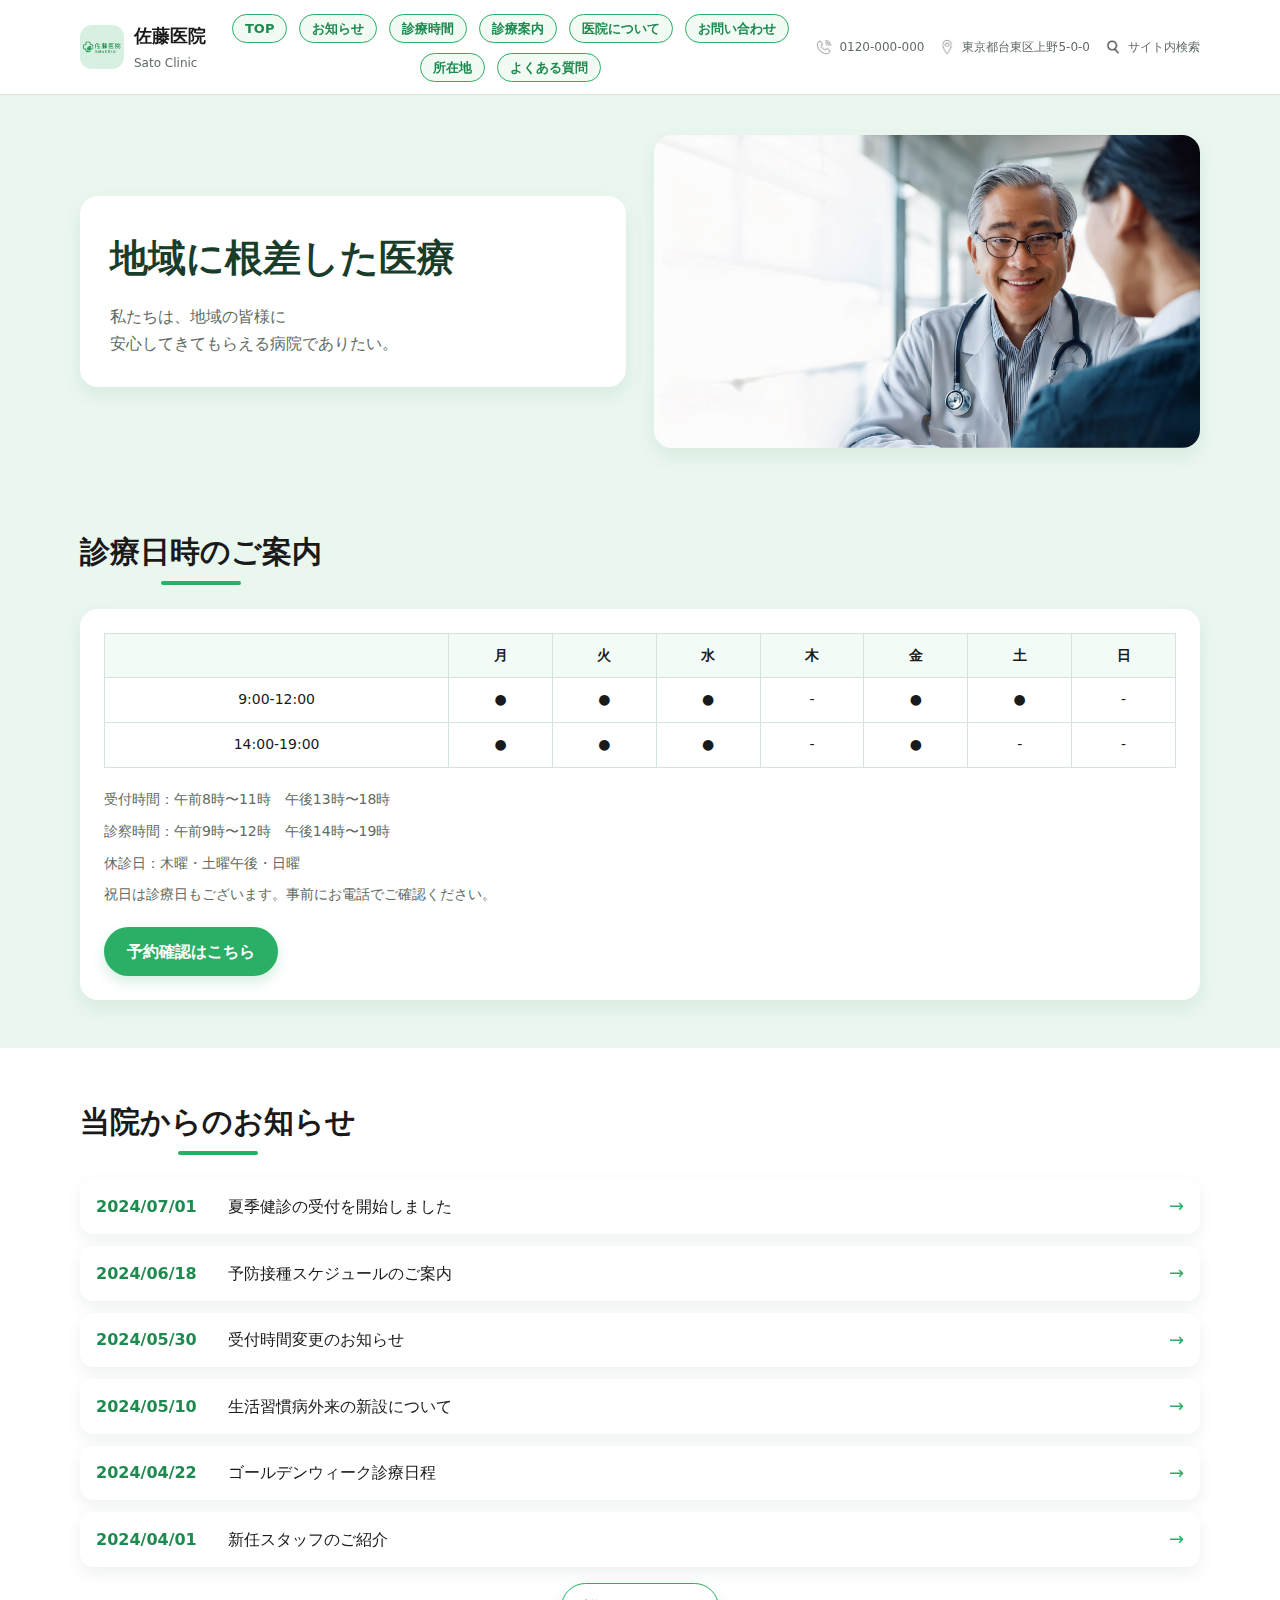
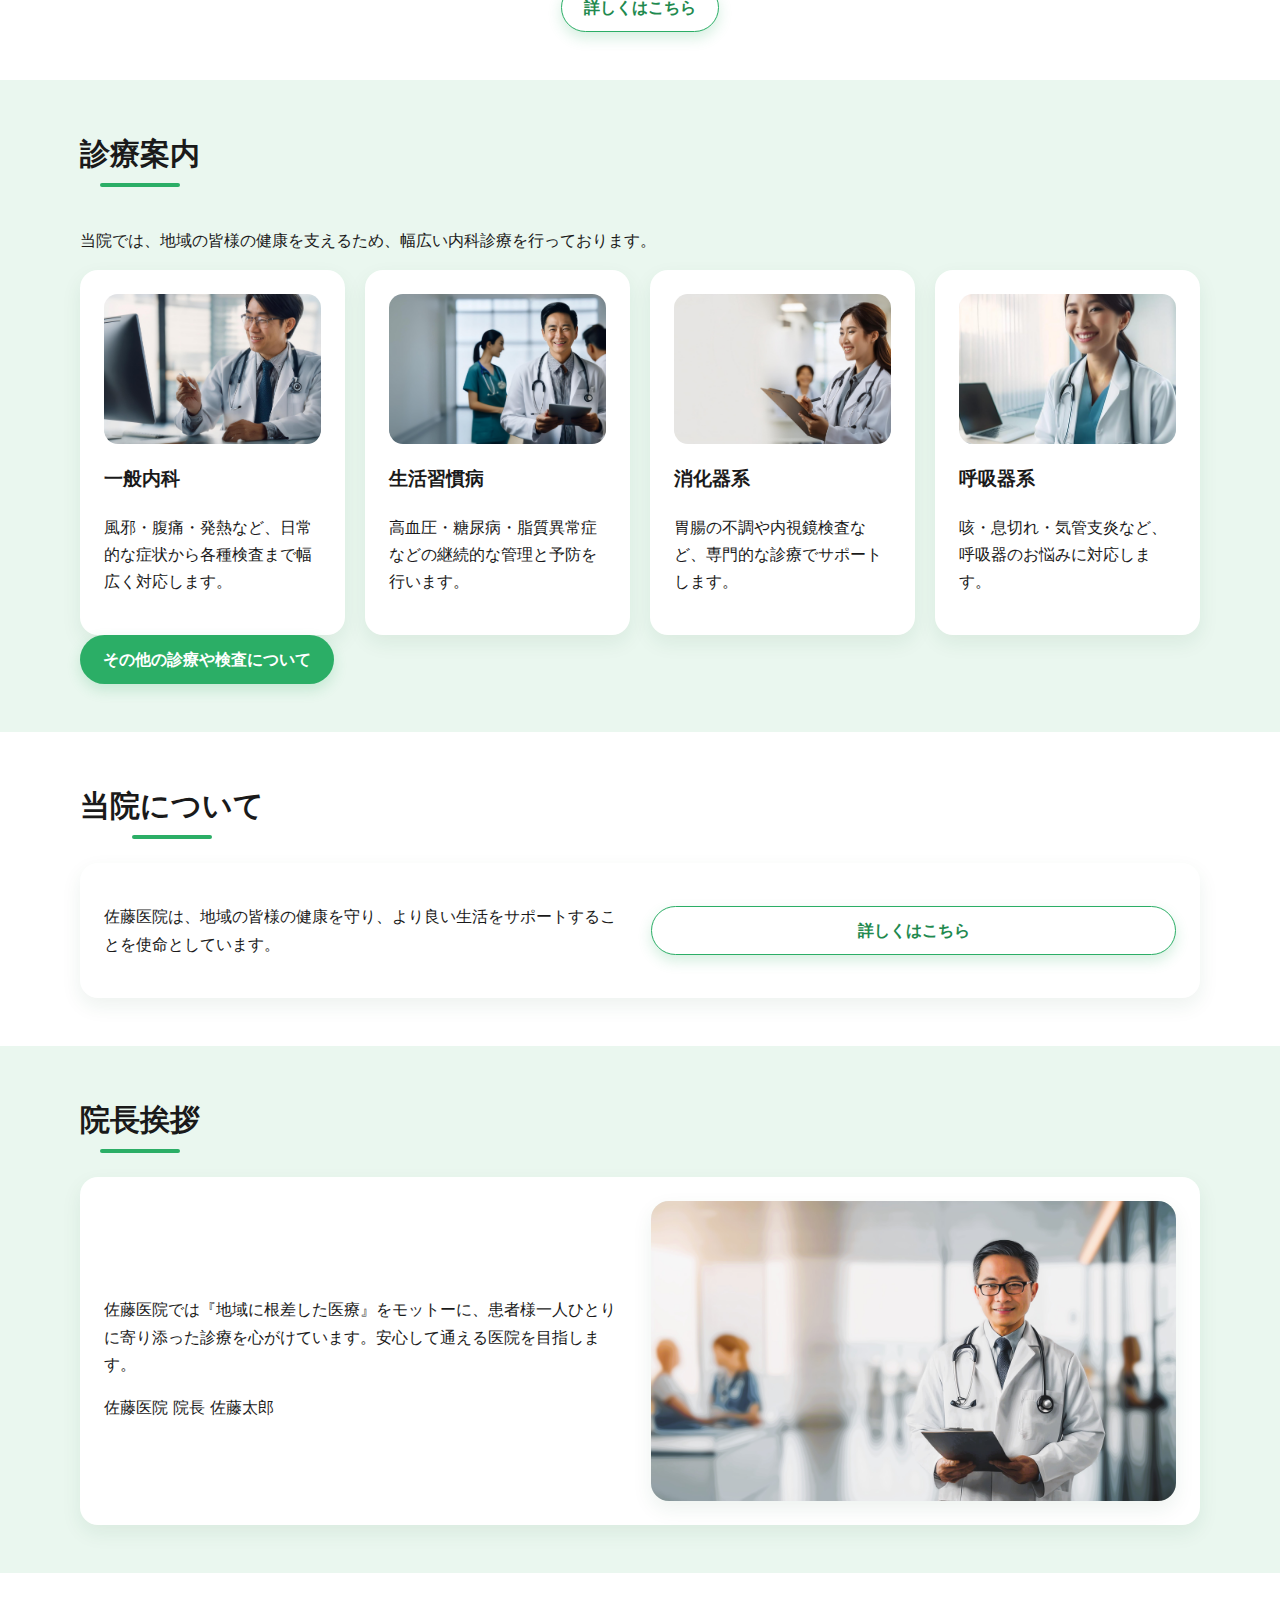
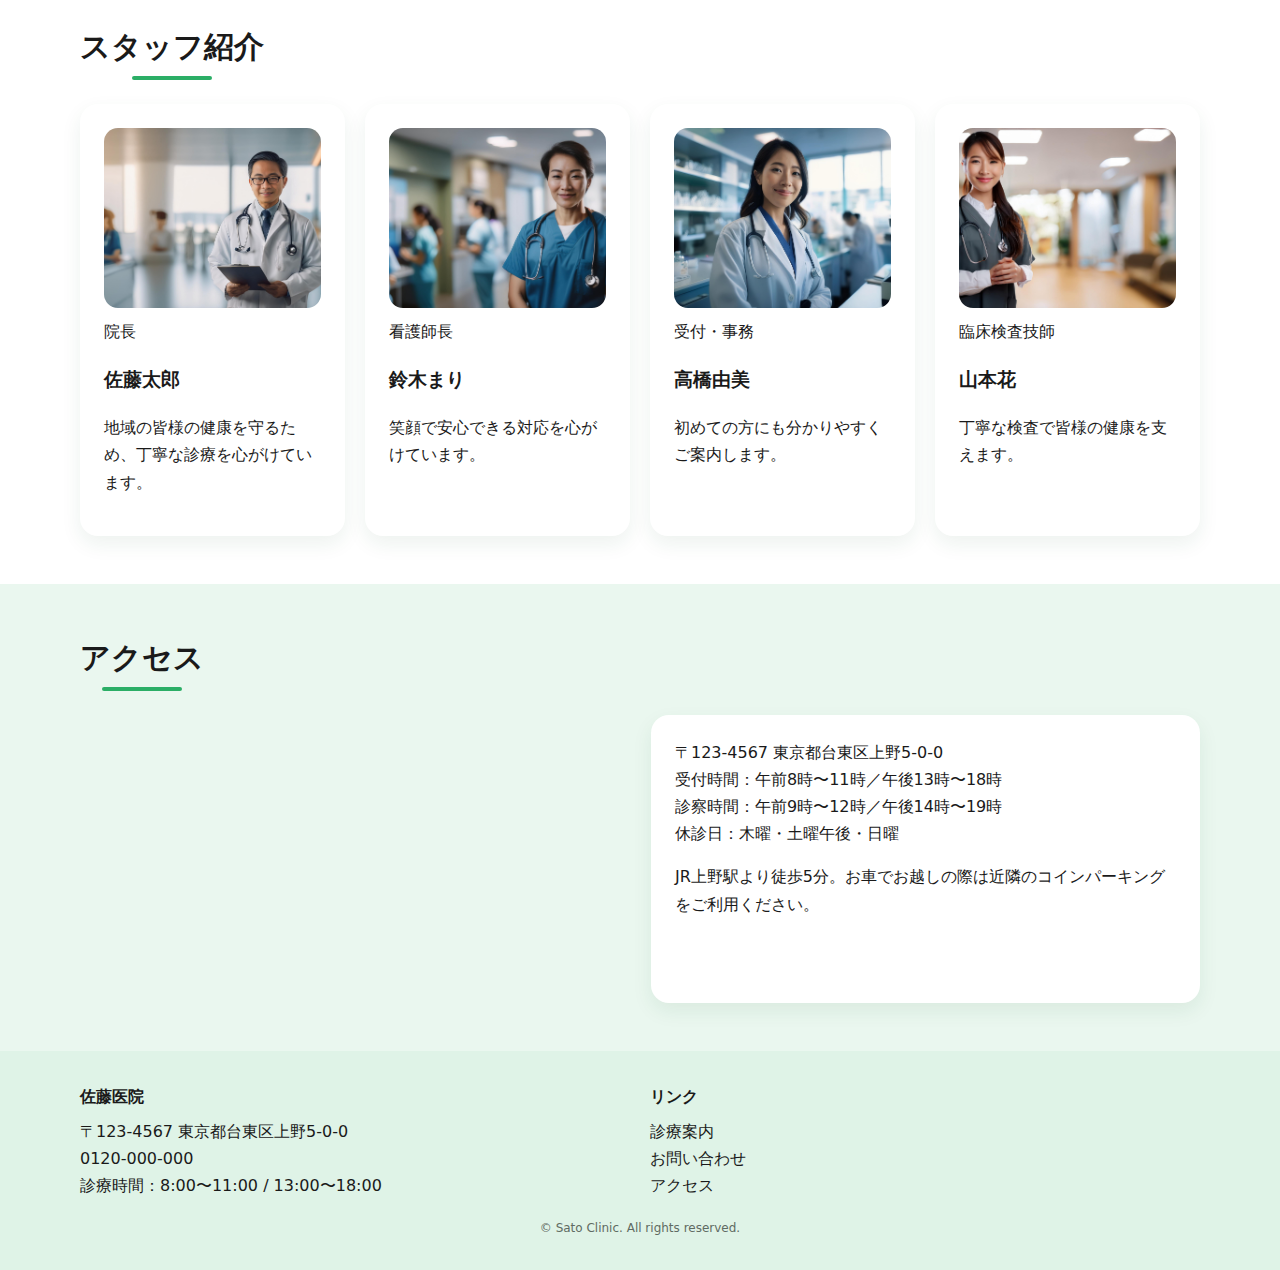
<file: index/index1.html>
<!doctype html>
<html lang="ja">

<head>
    <meta charset="utf-8" />
    <meta name="viewport" content="width=device-width,initial-scale=1" />
    <title>佐藤医院 | トップ</title>
    <style>
        :root {
            --green-100: #eaf7ef;
            --green-200: #d7f0e2;
            --green-500: #2bae66;
            --green-700: #1f8a4f;
            --text: #1a1a1a;
            --muted: #5f6b63;
            --white: #ffffff;
            --card: #f7fbf8;
            --shadow: 0 8px 20px rgba(25, 85, 55, 0.08);
            --radius: 18px;
            --container: 1120px;
        }

        * {
            box-sizing: border-box;
        }

        body {
            margin: 0;
            font-family: "Noto Sans JP", system-ui, -apple-system, sans-serif;
            color: var(--text);
            background: var(--white);
            line-height: 1.7;
        }

        img {
            max-width: 100%;
            display: block;
        }

        a {
            color: inherit;
            text-decoration: none;
        }

        .container {
            width: min(var(--container), calc(100% - 32px));
            margin: 0 auto;
        }

        .page {
            background: var(--white);
        }

        .header {
            position: sticky;
            top: 0;
            z-index: 50;
            background: rgba(255, 255, 255, 0.95);
            backdrop-filter: blur(6px);
            border-bottom: 1px solid #d7e9dd;
        }

        .header__inner {
            display: grid;
            grid-template-columns: auto 1fr auto;
            align-items: center;
            gap: 20px;
            padding: 14px 0;
        }

        .brand {
            display: flex;
            align-items: center;
            gap: 10px;
        }

        .brand__logo {
            width: 44px;
            height: 44px;
            border-radius: 12px;
            background: var(--green-200);
            display: grid;
            place-items: center;
            overflow: hidden;
        }

        .brand__text {
            display: grid;
            gap: 2px;
        }

        .brand__name {
            font-weight: 700;
            font-size: 18px;
        }

        .brand__sub {
            font-size: 12px;
            color: var(--muted);
        }

        .nav {
            justify-self: center;
        }

        .nav__list {
            list-style: none;
            margin: 0;
            padding: 0;
            display: flex;
            gap: 12px;
            flex-wrap: wrap;
            justify-content: center;
        }

        .nav__link {
            font-size: 13px;
            font-weight: 600;
            padding: 6px 12px;
            border-radius: 999px;
            border: 1px solid var(--green-500);
            color: var(--green-700);
            background: #f1fbf4;
            transition: all 0.2s ease;
        }

        .nav__link:hover,
        .nav__link:focus {
            background: var(--green-500);
            color: #fff;
        }

        .header__icons {
            display: flex;
            align-items: center;
            gap: 14px;
            flex-wrap: wrap;
            justify-content: flex-end;
        }

        .header__icon {
            display: flex;
            align-items: center;
            gap: 6px;
            font-size: 12px;
            color: var(--muted);
        }

        .header__icon img {
            width: 18px;
            height: 18px;
        }

        .hero {
            background: var(--green-100);
            padding: 40px 0 30px;
        }

        .hero__grid {
            display: grid;
            grid-template-columns: repeat(2, 1fr);
            gap: 28px;
            align-items: center;
        }

        .hero__content {
            background: var(--white);
            padding: 30px;
            border-radius: var(--radius);
            box-shadow: var(--shadow);
        }

        .hero__title {
            font-size: clamp(26px, 4vw, 38px);
            margin: 0 0 12px;
            color: #1a3c2a;
        }

        .hero__subtitle {
            margin: 0;
            color: var(--muted);
        }

        .hero__image {
            border-radius: var(--radius);
            overflow: hidden;
            box-shadow: var(--shadow);
            background: #dff0e6;
            min-height: 260px;
        }

        .section {
            padding: 48px 0;
        }

        .section--light {
            background: var(--green-100);
        }

        .section__title {
            text-align: center;
            font-size: clamp(22px, 3vw, 30px);
            margin: 0 auto 24px;
            position: relative;
            display: inline-block;
            padding-bottom: 8px;
        }

        .section__title::after {
            content: "";
            position: absolute;
            left: 50%;
            transform: translateX(-50%);
            bottom: 0;
            width: 80px;
            height: 4px;
            border-radius: 999px;
            background: var(--green-500);
        }

        .card {
            background: var(--white);
            border-radius: var(--radius);
            box-shadow: var(--shadow);
            padding: 24px;
        }

        .button {
            display: inline-flex;
            align-items: center;
            justify-content: center;
            gap: 6px;
            padding: 10px 22px;
            border-radius: 999px;
            background: var(--green-500);
            color: #fff;
            font-weight: 600;
            box-shadow: 0 6px 14px rgba(43, 174, 102, 0.2);
            border: 1px solid transparent;
            transition: transform 0.2s ease, background 0.2s ease;
        }

        .button--ghost {
            background: #fff;
            color: var(--green-700);
            border-color: var(--green-500);
        }

        .button:hover,
        .button:focus {
            transform: translateY(-2px);
            background: var(--green-700);
            color: #fff;
        }

        .schedule {
            display: grid;
            gap: 20px;
        }

        .schedule__table {
            width: 100%;
            border-collapse: collapse;
            font-size: 14px;
        }

        .schedule__table th,
        .schedule__table td {
            border: 1px solid #d3e5da;
            padding: 10px 8px;
            text-align: center;
        }

        .schedule__table th {
            background: #f2fbf5;
            font-weight: 600;
        }

        .schedule__note {
            color: var(--muted);
            font-size: 14px;
            display: grid;
            gap: 8px;
        }

        .news__list {
            display: grid;
            gap: 12px;
        }

        .news__item {
            display: grid;
            grid-template-columns: 120px 1fr auto;
            gap: 12px;
            align-items: center;
            background: rgba(255, 255, 255, 0.85);
            padding: 12px 16px;
            border-radius: 14px;
            backdrop-filter: blur(6px);
            box-shadow: 0 6px 16px rgba(25, 85, 55, 0.08);
        }

        .news__date {
            font-weight: 600;
            color: var(--green-700);
        }

        .news__arrow {
            color: var(--green-500);
            font-size: 18px;
        }

        .services__grid {
            display: grid;
            grid-template-columns: repeat(auto-fit, minmax(220px, 1fr));
            gap: 20px;
        }

        .services__card img {
            border-radius: 14px;
            margin-bottom: 12px;
            height: 150px;
            width: 100%;
            object-fit: cover;
        }

        .about__content,
        .director__grid {
            display: grid;
            gap: 22px;
            grid-template-columns: repeat(auto-fit, minmax(280px, 1fr));
            align-items: center;
        }

        .director__image {
            border-radius: var(--radius);
            overflow: hidden;
            box-shadow: var(--shadow);
            background: #edf7f1;
        }

        .staff__grid {
            display: grid;
            grid-template-columns: repeat(auto-fit, minmax(220px, 1fr));
            gap: 20px;
        }

        .staff__card img {
            border-radius: 14px;
            margin-bottom: 10px;
            height: 180px;
            width: 100%;
            object-fit: cover;
        }

        .access__grid {
            display: grid;
            gap: 22px;
            grid-template-columns: repeat(auto-fit, minmax(280px, 1fr));
        }

        .access__map iframe,
        .access__map img {
            width: 100%;
            height: 280px;
            border: 0;
            border-radius: var(--radius);
        }

        .footer {
            background: #dff3e7;
            padding: 32px 0;
        }

        .footer__grid {
            display: grid;
            gap: 20px;
            grid-template-columns: repeat(auto-fit, minmax(220px, 1fr));
            align-items: start;
        }

        .footer__title {
            font-weight: 700;
            margin-bottom: 8px;
        }

        .footer__copy {
            text-align: center;
            margin-top: 18px;
            color: var(--muted);
            font-size: 12px;
        }

        .text-center {
            text-align: center;
            margin-top: 16px;
        }

        @media (max-width: 900px) {
            .header__inner {
                grid-template-columns: 1fr;
                justify-items: center;
            }

            .header__icons {
                justify-content: center;
            }

            .hero__grid {
                grid-template-columns: 1fr;
            }

            .news__item {
                grid-template-columns: 1fr;
                text-align: left;
            }

            .news__arrow {
                justify-self: flex-end;
            }
        }
    </style>
</head>

<body>
    <div id="app" class="page"></div>

    <script>
        window.__PAGE_DATA__ = {
            header: {
                logo: {
                    name: "佐藤医院",
                    en: "Sato Clinic",
                    image: "image/logo.png"
                },
                nav: [
                    { label: "TOP", href: "#top" },
                    { label: "お知らせ", href: "#news" },
                    { label: "診療時間", href: "#schedule" },
                    { label: "診療案内", href: "#services" },
                    { label: "医院について", href: "#about" },
                    { label: "お問い合わせ", href: "#contact" },
                    { label: "所在地", href: "#access" },
                    { label: "よくある質問", href: "FAQ.html" }
                ],
                icons: [
                    { label: "TEL", value: "0120-000-000", href: "tel:0120000000", icon: "image/telephone_10764.png" },
                    { label: "住所", value: "東京都台東区上野5-0-0", href: "#access", icon: "image/icon.png" },
                    { label: "検索", value: "サイト内検索", href: "#", icon: "image/検索アイコン.png" }
                ]
            },
            hero: {
                title: "地域に根差した医療",
                subtitle: "私たちは、地域の皆様に\n安心してきてもらえる病院でありたい。",
                image: { src: "image/firstView.jpg", alt: "笑顔の院長" }
            },
            schedule: {
                title: "診療日時のご案内",
                table: {
                    days: ["", "月", "火", "水", "木", "金", "土", "日"],
                    slots: [
                        { label: "9:00-12:00", marks: ["●", "●", "●", "-", "●", "●", "-"] },
                        { label: "14:00-19:00", marks: ["●", "●", "●", "-", "●", "-", "-"] }
                    ]
                },
                notes: [
                    "受付時間：午前8時〜11時　午後13時〜18時",
                    "診察時間：午前9時〜12時　午後14時〜19時",
                    "休診日：木曜・土曜午後・日曜",
                    "祝日は診療日もございます。事前にお電話でご確認ください。"
                ],
                cta: { label: "予約確認はこちら", href: "#contact" }
            },
            news: {
                title: "当院からのお知らせ",
                items: [
                    { date: "2024/07/01", title: "夏季健診の受付を開始しました", href: "#" },
                    { date: "2024/06/18", title: "予防接種スケジュールのご案内", href: "#" },
                    { date: "2024/05/30", title: "受付時間変更のお知らせ", href: "#" },
                    { date: "2024/05/10", title: "生活習慣病外来の新設について", href: "#" },
                    { date: "2024/04/22", title: "ゴールデンウィーク診療日程", href: "#" },
                    { date: "2024/04/01", title: "新任スタッフのご紹介", href: "#" }
                ],
                cta: { label: "詳しくはこちら", href: "#news" }
            },
            services: {
                title: "診療案内",
                description: "当院では、地域の皆様の健康を支えるため、幅広い内科診療を行っております。",
                items: [
                    {
                        title: "一般内科",
                        description: "風邪・腹痛・発熱など、日常的な症状から各種検査まで幅広く対応します。",
                        image: "image/診察風景1.jpg"
                    },
                    {
                        title: "生活習慣病",
                        description: "高血圧・糖尿病・脂質異常症などの継続的な管理と予防を行います。",
                        image: "image/診察風景2.jpg"
                    },
                    {
                        title: "消化器系",
                        description: "胃腸の不調や内視鏡検査など、専門的な診療でサポートします。",
                        image: "image/診察風景3.jpg"
                    },
                    {
                        title: "呼吸器系",
                        description: "咳・息切れ・気管支炎など、呼吸器のお悩みに対応します。",
                        image: "image/診察風景4.jpg"
                    }
                ],
                cta: { label: "その他の診療や検査について", href: "details.html" }
            },
            about: {
                title: "当院について",
                text: "佐藤医院は、地域の皆様の健康を守り、より良い生活をサポートすることを使命としています。",
                cta: { label: "詳しくはこちら", href: "about.html" }
            },
            director: {
                title: "院長挨拶",
                message: "佐藤医院では『地域に根差した医療』をモットーに、患者様一人ひとりに寄り添った診療を心がけています。安心して通える医院を目指します。",
                image: { src: "image/sato_taro1.jpg", alt: "院長の写真" },
                signature: "佐藤医院 院長 佐藤太郎"
            },
            staff: {
                title: "スタッフ紹介",
                items: [
                    {
                        role: "院長",
                        name: "佐藤太郎",
                        comment: "地域の皆様の健康を守るため、丁寧な診療を心がけています。",
                        image: "image/sato_taro.jpg"
                    },
                    {
                        role: "看護師長",
                        name: "鈴木まり",
                        comment: "笑顔で安心できる対応を心がけています。",
                        image: "image/suzuki_mari.jpg"
                    },
                    {
                        role: "受付・事務",
                        name: "高橋由美",
                        comment: "初めての方にも分かりやすくご案内します。",
                        image: "image/takahashi_yumi.jpg"
                    },
                    {
                        role: "臨床検査技師",
                        name: "山本花",
                        comment: "丁寧な検査で皆様の健康を支えます。",
                        image: "image/yamamoto_hana.jpg"
                    }
                ]
            },
            access: {
                title: "アクセス",
                map: {
                    embedUrl: "https://maps.google.com/maps?q=上野駅&t=&z=15&ie=UTF8&iwloc=&output=embed",
                    alt: "医院周辺地図"
                },
                info: {
                    address: "〒123-4567 東京都台東区上野5-0-0",
                    reception: "受付時間：午前8時〜11時／午後13時〜18時",
                    hours: "診察時間：午前9時〜12時／午後14時〜19時",
                    holiday: "休診日：木曜・土曜午後・日曜"
                },
                transport: "JR上野駅より徒歩5分。お車でお越しの際は近隣のコインパーキングをご利用ください。"
            },
            footer: {
                title: "佐藤医院",
                address: "〒123-4567 東京都台東区上野5-0-0",
                phone: "0120-000-000",
                hours: "診療時間：8:00〜11:00 / 13:00〜18:00",
                linksTitle: "リンク",
                links: [
                    { label: "診療案内", href: "details.html" },
                    { label: "お問い合わせ", href: "info.html" },
                    { label: "アクセス", href: "#access" }
                ],
                copyright: "© Sato Clinic. All rights reserved."
            }
        };

        const app = document.getElementById("app");
        const data = window.__PAGE_DATA__ || {};

        const createElement = (tag, className, text) => {
            const el = document.createElement(tag);
            if (className) el.className = className;
            if (text !== undefined) el.textContent = text;
            return el;
        };

        const safeText = (value, fallback = "未設定") =>
            value === undefined || value === null ? fallback : value;

        const renderHeader = (container) => {
            const header = createElement("header", "header");
            const inner = createElement("div", "container header__inner");
            const brand = createElement("div", "brand");
            const logoWrap = createElement("div", "brand__logo");
            const logoImg = document.createElement("img");
            logoImg.src = data.header?.logo?.image || "";
            logoImg.alt = safeText(data.header?.logo?.name, "ロゴ");
            logoWrap.appendChild(logoImg);
            const brandText = createElement("div", "brand__text");
            brandText.appendChild(createElement("div", "brand__name", safeText(data.header?.logo?.name)));
            brandText.appendChild(createElement("div", "brand__sub", safeText(data.header?.logo?.en)));
            brand.append(logoWrap, brandText);

            const nav = createElement("nav", "nav");
            nav.setAttribute("aria-label", "グローバルナビゲーション");
            const navList = createElement("ul", "nav__list");
            (data.header?.nav || []).forEach((item) => {
                const li = document.createElement("li");
                const link = createElement("a", "nav__link", safeText(item.label));
                link.href = item.href || "#";
                li.appendChild(link);
                navList.appendChild(li);
            });
            nav.appendChild(navList);

            const icons = createElement("div", "header__icons");
            (data.header?.icons || []).forEach((item) => {
                const wrapper = createElement(item.href ? "a" : "div", "header__icon");
                if (item.href) wrapper.href = item.href;
                const iconImg = document.createElement("img");
                iconImg.src = item.icon || "";
                iconImg.alt = safeText(item.label, "アイコン");
                const text = createElement("span", "header__icon-text", safeText(item.value));
                wrapper.append(iconImg, text);
                icons.appendChild(wrapper);
            });

            inner.append(brand, nav, icons);
            header.appendChild(inner);
            container.appendChild(header);
        };

        const renderHero = (container) => {
            const section = createElement("section", "hero", "");
            section.id = "top";
            const inner = createElement("div", "container hero__grid");
            const content = createElement("div", "hero__content");
            content.appendChild(createElement("h1", "hero__title", safeText(data.hero?.title)));
            const subtitle = createElement("p", "hero__subtitle");
            subtitle.innerHTML = safeText(data.hero?.subtitle).replace(/\n/g, "<br>");
            content.appendChild(subtitle);

            const imageWrap = createElement("div", "hero__image");
            const image = document.createElement("img");
            image.src = data.hero?.image?.src || "";
            image.alt = safeText(data.hero?.image?.alt, "ヒーロー画像");
            imageWrap.appendChild(image);

            inner.append(content, imageWrap);
            section.appendChild(inner);
            container.appendChild(section);
        };

        const renderSchedule = (container) => {
            const section = createElement("section", "section section--light");
            section.id = "schedule";
            const inner = createElement("div", "container");
            const title = createElement("h2", "section__title", safeText(data.schedule?.title));
            const card = createElement("div", "card schedule");

            const table = createElement("table", "schedule__table");
            const thead = document.createElement("thead");
            const headRow = document.createElement("tr");
            (data.schedule?.table?.days || []).forEach((day) => {
                headRow.appendChild(createElement("th", "", safeText(day)));
            });
            thead.appendChild(headRow);
            table.appendChild(thead);

            const tbody = document.createElement("tbody");
            (data.schedule?.table?.slots || []).forEach((slot) => {
                const row = document.createElement("tr");
                row.appendChild(createElement("td", "", safeText(slot.label)));
                (slot.marks || []).forEach((mark) => {
                    row.appendChild(createElement("td", "", safeText(mark)));
                });
                tbody.appendChild(row);
            });
            table.appendChild(tbody);

            const notes = createElement("div", "schedule__note");
            (data.schedule?.notes || []).forEach((note) => {
                notes.appendChild(createElement("div", "", safeText(note)));
            });

            const ctaWrap = createElement("div", "");
            const cta = createElement("a", "button", safeText(data.schedule?.cta?.label));
            cta.href = data.schedule?.cta?.href || "#";
            ctaWrap.appendChild(cta);

            card.append(table, notes, ctaWrap);
            inner.append(title, card);
            section.appendChild(inner);
            container.appendChild(section);
        };

        const renderNews = (container) => {
            const section = createElement("section", "section");
            section.id = "news";
            const inner = createElement("div", "container");
            inner.appendChild(createElement("h2", "section__title", safeText(data.news?.title)));
            const list = createElement("div", "news__list");
            (data.news?.items || []).slice(0, 6).forEach((item) => {
                const row = createElement("a", "news__item");
                row.href = item.href || "#";
                row.appendChild(createElement("div", "news__date", safeText(item.date)));
                row.appendChild(createElement("div", "news__title", safeText(item.title)));
                row.appendChild(createElement("div", "news__arrow", "→"));
                list.appendChild(row);
            });
            const ctaWrap = createElement("div", "text-center");
            const cta = createElement("a", "button button--ghost", safeText(data.news?.cta?.label));
            cta.href = data.news?.cta?.href || "#";
            ctaWrap.appendChild(cta);
            inner.append(list, ctaWrap);
            section.appendChild(inner);
            container.appendChild(section);
        };

        const renderServices = (container) => {
            const section = createElement("section", "section section--light");
            section.id = "services";
            const inner = createElement("div", "container");
            inner.appendChild(createElement("h2", "section__title", safeText(data.services?.title)));
            inner.appendChild(createElement("p", "", safeText(data.services?.description)));
            const grid = createElement("div", "services__grid");
            (data.services?.items || []).forEach((item) => {
                const card = createElement("div", "card services__card");
                const img = document.createElement("img");
                img.src = item.image || "";
                img.alt = safeText(item.title, "診療案内");
                card.appendChild(img);
                card.appendChild(createElement("h3", "", safeText(item.title)));
                card.appendChild(createElement("p", "", safeText(item.description)));
                grid.appendChild(card);
            });
            const cta = createElement("a", "button", safeText(data.services?.cta?.label));
            cta.href = data.services?.cta?.href || "#";
            inner.append(grid, cta);
            section.appendChild(inner);
            container.appendChild(section);
        };

        const renderAbout = (container) => {
            const section = createElement("section", "section");
            section.id = "about";
            const inner = createElement("div", "container");
            inner.appendChild(createElement("h2", "section__title", safeText(data.about?.title)));
            const card = createElement("div", "card about__content");
            card.appendChild(createElement("p", "", safeText(data.about?.text)));
            const cta = createElement("a", "button button--ghost", safeText(data.about?.cta?.label));
            cta.href = data.about?.cta?.href || "#";
            card.appendChild(cta);
            inner.appendChild(card);
            section.appendChild(inner);
            container.appendChild(section);
        };

        const renderDirector = (container) => {
            const section = createElement("section", "section section--light");
            const inner = createElement("div", "container");
            inner.appendChild(createElement("h2", "section__title", safeText(data.director?.title)));
            const grid = createElement("div", "director__grid card");
            const text = createElement("div", "director__text");
            text.appendChild(createElement("p", "", safeText(data.director?.message)));
            text.appendChild(createElement("div", "", safeText(data.director?.signature)));
            const imageWrap = createElement("div", "director__image");
            const img = document.createElement("img");
            img.src = data.director?.image?.src || "";
            img.alt = safeText(data.director?.image?.alt, "院長画像");
            imageWrap.appendChild(img);
            grid.append(text, imageWrap);
            inner.appendChild(grid);
            section.appendChild(inner);
            container.appendChild(section);
        };

        const renderStaff = (container) => {
            const section = createElement("section", "section");
            section.id = "staff";
            const inner = createElement("div", "container");
            inner.appendChild(createElement("h2", "section__title", safeText(data.staff?.title)));
            const grid = createElement("div", "staff__grid");
            (data.staff?.items || []).forEach((item) => {
                const card = createElement("div", "card staff__card");
                const img = document.createElement("img");
                img.src = item.image || "";
                img.alt = safeText(item.name, "スタッフ");
                card.appendChild(img);
                card.appendChild(createElement("div", "", safeText(item.role)));
                card.appendChild(createElement("h3", "", safeText(item.name)));
                card.appendChild(createElement("p", "", safeText(item.comment)));
                grid.appendChild(card);
            });
            inner.appendChild(grid);
            section.appendChild(inner);
            container.appendChild(section);
        };

        const renderAccess = (container) => {
            const section = createElement("section", "section section--light");
            section.id = "access";
            const inner = createElement("div", "container");
            inner.appendChild(createElement("h2", "section__title", safeText(data.access?.title)));
            const grid = createElement("div", "access__grid");

            const mapWrap = createElement("div", "access__map");
            if (data.access?.map?.embedUrl) {
                const iframe = document.createElement("iframe");
                iframe.src = data.access.map.embedUrl;
                iframe.title = safeText(data.access?.map?.alt, "地図");
                iframe.loading = "lazy";
                mapWrap.appendChild(iframe);
            } else {
                const mapImg = document.createElement("img");
                mapImg.src = data.access?.map?.image || "";
                mapImg.alt = safeText(data.access?.map?.alt, "地図");
                mapWrap.appendChild(mapImg);
            }

            const info = createElement("div", "card");
            info.appendChild(createElement("div", "", safeText(data.access?.info?.address)));
            info.appendChild(createElement("div", "", safeText(data.access?.info?.reception)));
            info.appendChild(createElement("div", "", safeText(data.access?.info?.hours)));
            info.appendChild(createElement("div", "", safeText(data.access?.info?.holiday)));
            info.appendChild(createElement("p", "", safeText(data.access?.transport)));

            grid.append(mapWrap, info);
            inner.appendChild(grid);
            section.appendChild(inner);
            container.appendChild(section);
        };

        const renderFooter = (container) => {
            const footer = createElement("footer", "footer");
            footer.id = "contact";
            const inner = createElement("div", "container");
            const grid = createElement("div", "footer__grid");

            const info = createElement("div", "");
            info.appendChild(createElement("div", "footer__title", safeText(data.footer?.title)));
            info.appendChild(createElement("div", "", safeText(data.footer?.address)));
            info.appendChild(createElement("div", "", safeText(data.footer?.phone)));
            info.appendChild(createElement("div", "", safeText(data.footer?.hours)));

            const links = createElement("div", "");
            links.appendChild(createElement("div", "footer__title", safeText(data.footer?.linksTitle)));
            (data.footer?.links || []).forEach((link) => {
                const anchor = createElement("a", "", safeText(link.label));
                anchor.href = link.href || "#";
                anchor.style.display = "block";
                links.appendChild(anchor);
            });

            grid.append(info, links);
            inner.appendChild(grid);
            inner.appendChild(createElement("div", "footer__copy", safeText(data.footer?.copyright)));
            footer.appendChild(inner);
            container.appendChild(footer);
        };

        const renderPage = () => {
            app.innerHTML = "";
            renderHeader(app);
            renderHero(app);
            renderSchedule(app);
            renderNews(app);
            renderServices(app);
            renderAbout(app);
            renderDirector(app);
            renderStaff(app);
            renderAccess(app);
            renderFooter(app);
        };

        renderPage();
    </script>
</body>

</html>
</file>
